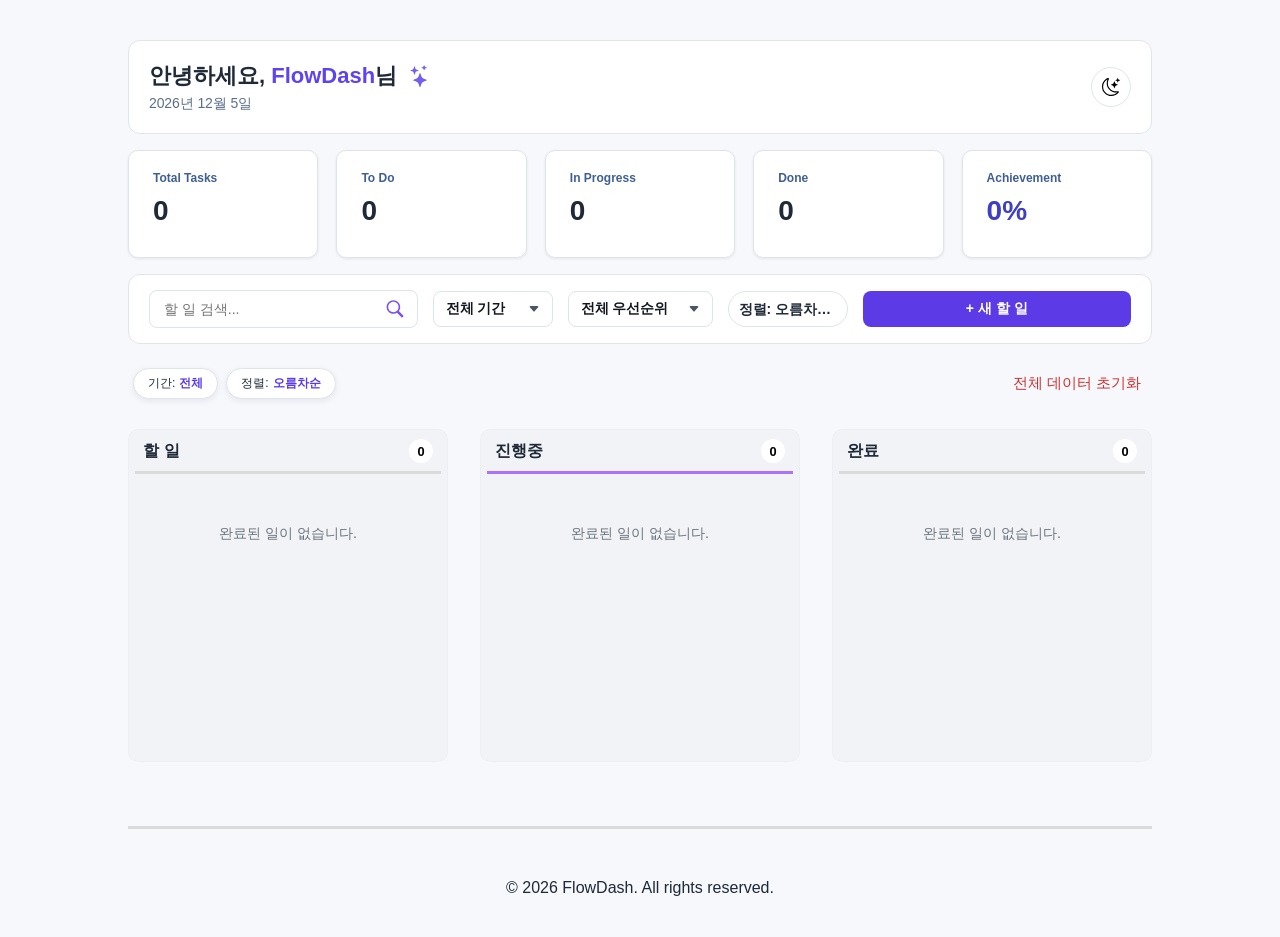
<file: index.html>
<!doctype html>
<html lang="ko">
  <head>
    <meta charset="UTF-8" />
    <meta name="viewport" content="width=device-width, initial-scale=1.0" />
    <title>FlowDash</title>
    <link rel="stylesheet" href="reset.css" />
    <link rel="stylesheet" href="base.css" />
  </head>
  <body>
    <!-- 0708 정우석 헤더작업 -->

    <div class="container">
      <div class="header">
        <div class="header-text-box">
          <h1>
            <span id="greeting-message">안녕하세요</span>
            <span id="nickname" class="nickname-display">Task</span>님
            <span id="random-icon"></span>
          </h1>
          <p id="current-date" class="header-date"></p>
        </div>
        <button
          id="theme-toggle"
          class="theme-toggle-btn"
          title="테마 변경"
          aria-label="라이트다크모드 전환"
        >
          <svg
            xmlns="http://www.w3.org/2000/svg"
            width="18"
            height="18"
            fill="currentColor"
            class="bi bi-moon-stars"
            viewBox="0 0 16 16"
          >
            <path
              d="M6 .278a.77.77 0 0 1 .08.858 7.2 7.2 0 0 0-.878 3.46c0 4.021 3.278 7.277 7.318 7.277q.792-.001 1.533-.16a.79.79 0 0 1 .81.316.73.73 0 0 1-.031.893A8.35 8.35 0 0 1 8.344 16C3.734 16 0 12.286 0 7.71 0 4.266 2.114 1.312 5.124.06A.75.75 0 0 1 6 .278M4.858 1.311A7.27 7.27 0 0 0 1.025 7.71c0 4.02 3.279 7.276 7.319 7.276a7.32 7.32 0 0 0 5.205-2.162q-.506.063-1.029.063c-4.61 0-8.343-3.714-8.343-8.29 0-1.167.242-2.278.681-3.286"
            />
            <path
              d="M10.794 3.148a.217.217 0 0 1 .412 0l.387 1.162c.173.518.579.924 1.097 1.097l1.162.387a.217.217 0 0 1 0 .412l-1.162.387a1.73 1.73 0 0 0-1.097 1.097l-.387 1.162a.217.217 0 0 1-.412 0l-.387-1.162A1.73 1.73 0 0 0 9.31 6.593l-1.162-.387a.217.217 0 0 1 0-.412l1.162-.387a1.73 1.73 0 0 0 1.097-1.097zM13.863.099a.145.145 0 0 1 .274 0l.258.774c.115.346.386.617.732.732l.774.258a.145.145 0 0 1 0 .274l-.774.258a1.16 1.16 0 0 0-.732.732l-.258.774a.145.145 0 0 1-.274 0l-.258-.774a1.16 1.16 0 0 0-.732-.732l-.774-.258a.145.145 0 0 1 0-.274l.774-.258c.346-.115.617-.386.732-.732z"
            />
          </svg>

          <svg
            xmlns="http://www.w3.org/2000/svg"
            width="16"
            height="16"
            fill="currentColor"
            class="bi bi-sun-fill"
            viewBox="0 0 16 16"
          >
            <path
              d="M8 12a4 4 0 1 0 0-8 4 4 0 0 0 0 8M8 0a.5.5 0 0 1 .5.5v2a.5.5 0 0 1-1 0v-2A.5.5 0 0 1 8 0m0 13a.5.5 0 0 1 .5.5v2a.5.5 0 0 1-1 0v-2A.5.5 0 0 1 8 13m8-5a.5.5 0 0 1-.5.5h-2a.5.5 0 0 1 0-1h2a.5.5 0 0 1 .5.5M3 8a.5.5 0 0 1-.5.5h-2a.5.5 0 0 1 0-1h2A.5.5 0 0 1 3 8m10.657-5.657a.5.5 0 0 1 0 .707l-1.414 1.415a.5.5 0 1 1-.707-.708l1.414-1.414a.5.5 0 0 1 .707 0m-9.193 9.193a.5.5 0 0 1 0 .707L3.05 13.657a.5.5 0 0 1-.707-.707l1.414-1.414a.5.5 0 0 1 .707 0m9.193 2.121a.5.5 0 0 1-.707 0l-1.414-1.414a.5.5 0 0 1 .707-.707l1.414 1.414a.5.5 0 0 1 0 .707M4.464 4.465a.5.5 0 0 1-.707 0L2.343 3.05a.5.5 0 1 1 .707-.707l1.414 1.414a.5.5 0 0 1 0 .708"
            />
          </svg>
        </button>
      </div>
      <!-- 0708 정우석 헤더작업 끝 -->
      <main>
        <!-- 0708 조민호 통계대쉬보드 작업-->
        <section class="stats-section" aria-label="Todo statistics">
          <article class="stat-card">
            <h2 class="stat-title">Total Tasks</h2>
            <p class="stat-number" id="stat-total">0</p>
          </article>

          <article class="stat-card">
            <h2 class="stat-title">To Do</h2>
            <p class="stat-number" id="stat-todo">0</p>
          </article>

          <article class="stat-card">
            <h2 class="stat-title">In Progress</h2>
            <p class="stat-number" id="stat-doing">0</p>
          </article>

          <article class="stat-card">
            <h2 class="stat-title">Done</h2>
            <p class="stat-number" id="stat-done">0</p>
          </article>

          <article class="stat-card">
            <h2 class="stat-title">Achievement</h2>
            <p class="stat-number achievement" id="stat-achievement">0%</p>
          </article>
          <!-- 0708 조민호 통계대쉬보드 작업 끝 -->
        </section>

        <!-- 0708 정현우 서치부분 시작 -->
        <!-- 0709 정현우 서치부분 (검색창 깨짐 > 수정중) -->
        <section class="search-section">
          <div class="search-div">
            <div class="search-left-group">
              <div class="search-box">
                <input
                  id="todo-search-input"
                  type="search"
                  placeholder="할 일 검색..."
                />
                <button
                  type="button"
                  class="search-btn"
                  aria-label="글자로 검색"
                >
                  <svg
                    xmlns="http://www.w3.org/2000/svg"
                    x="0px"
                    y="0px"
                    width="20"
                    height="20"
                    viewBox="0 0 50 50"
                    style="fill: #7950f2"
                  >
                    <path
                      d="M 21 3 C 11.601563 3 4 10.601563 4 20 C 4 29.398438 11.601563 37 21 37 C 24.355469 37 27.460938 36.015625 30.09375 34.34375 L 42.375 46.625 L 46.625 42.375 L 34.5 30.28125 C 36.679688 27.421875 38 23.878906 38 20 C 38 10.601563 30.398438 3 21 3 Z M 21 7 C 28.199219 7 34 12.800781 34 20 C 34 27.199219 28.199219 33 21 33 C 13.800781 33 8 27.199219 8 20 C 8 12.800781 13.800781 7 21 7 Z"
                    ></path>
                  </svg>
                </button>
              </div>
              <!-- 0711 조민호 현우님 부분 수정 작업 시작 -->
              <div class="date-div">
                <select
                  id="period-select"
                  name="date-select"
                  style="display: none"
                >
                  <option value="전체 기간" selected>전체 기간</option>
                  <option value="오늘">오늘</option>
                  <option value="최근 7일">최근 7일</option>
                </select>

                <div class="custom-dropdown" id="custom-period-dropdown">
                  <button
                    type="button"
                    class="dropdown-trigger"
                    aria-label="기간으로 검색"
                  >
                    전체 기간
                  </button>
                  <ul class="dropdown-menu">
                    <li data-value="전체 기간">전체 기간</li>
                    <li data-value="오늘">오늘</li>
                    <li data-value="최근 7일">최근 7일</li>
                  </ul>
                </div>

                <div class="custom-dropdown" id="custom-priority-dropdown">
                  <button
                    type="button"
                    class="dropdown-trigger"
                    aria-label="우선순위 선택"
                  >
                    전체 우선순위
                  </button>
                  <ul class="dropdown-menu">
                    <li data-value="전체 우선순위" class="default-option">
                      전체 우선순위
                    </li>
                    <li data-value="낮음">낮음</li>
                    <li data-value="중간">중간</li>
                    <li data-value="높음">높음</li>
                  </ul>
                </div>

                <select
                  id="priority-select"
                  name="prio-select"
                  style="display: none"
                >
                  <option value="전체 우선순위" selected>전체 우선순위</option>
                  <option value="낮음">낮음</option>
                  <option value="중간">중간</option>
                  <option value="높음">높음</option>
                </select>

                <button
                  type="button"
                  id="sort-toggle-btn"
                  class="sort-toggle-btn"
                  data-sort="asc"
                  aria-label="오름차순 내림차순 정렬"
                >
                  정렬: 오름차순 ↑
                </button>
              </div>
            </div>
            <!-- 0711 조민호 현우님 부분 수정 작업 끝 -->
            <button type="button" class="add-work">+ 새 할 일</button>
          </div>
          <!-- 0711 조민호 검색 칩 수정 작업 시작 -->
          <div class="prio-div">
            <div class="filter-chip-group">
              <button
                type="button"
                class="prio-btn"
                id="period-chip"
                aria-label="기간 선택 표시"
              >
                기간: <span id="period-chip-text">전체</span>
              </button>

              <button
                type="button"
                class="prio-btn"
                id="sort-chip"
                aria-label="오름차순 내림차순 표시"
              >
                정렬: <span id="sort-chip-text">오름차순</span>
              </button>

              <button
                type="button"
                class="search-chip is-hidden"
                id="search-chip"
                aria-label="글자로 검색 표시"
              >
                검색: <span id="search-chip-text"></span>
              </button>

              <button
                type="button"
                class="prio-btn is-hidden"
                id="priority-chip"
                aria-label="우선순위 표시"
              >
                우선순위: <span id="priority-chip-text"></span>
              </button>
            </div>

            <button
              type="button"
              class="all-data-reset"
              aria-label="전체 데이터 초기화 버튼"
            >
              전체 데이터 초기화
            </button>
          </div>
          <!-- 0711 조민호 검색 칩 수정 작업 끝 -->
          <dialog class="new-dial">
            <form method="dialog" class="add-dial">
              <h2>새 할 일</h2>
              <span id="title-error" class="title-error-msg"
                >내용을 입력하세요</span
              >
              <div class="title-dial">
                <label for="title-name">제목*</label>
                <input
                  id="title-input-msg"
                  class="title-input"
                  type="text"
                  placeholder="할 일을 입력하세요..."
                />
              </div>

              <div class="text-dial">
                <label for="content-msg">내용</label>
                <input
                  id="content-input-msg"
                  class="content-input"
                  type="text"
                  placeholder="내용을 입력하세요..."
                />
              </div>

              <div class="date-dial">
                <label for="finish-date">마감일</label>
                <input id="date-input-msg" class="date-input" type="date" />
              </div>

              <div class="prio-dial">
                <label for="rank">우선순위</label>
                <div class="radio-group">
                  <input
                    type="radio"
                    id="prio-high"
                    name="priority"
                    value="높음"
                  />
                  <label for="prio-high" class="label-high">높음</label>

                  <input
                    type="radio"
                    id="prio-mid"
                    name="priority"
                    value="중간"
                  />
                  <label for="prio-mid" class="label-mid">중간</label>
                  <input
                    type="radio"
                    id="prio-low"
                    name="priority"
                    value="낮음"
                    checked
                  />
                  <label for="prio-low" class="label-low">낮음</label>
                </div>
              </div>

              <div class="status-dial">
                <label for="current-status">상태</label>
                <select>
                  <option>할 일</option>
                  <option>진행중</option>
                  <option>완료</option>
                </select>
              </div>

              <div class="dial-btn">
                <button
                  type="button"
                  class="dial-cancle-btn"
                  aria-label="취소 버튼"
                >
                  취소
                </button>
                <button
                  type="submit"
                  class="dial-add-btn"
                  aria-label="추가하기 버튼"
                >
                  추가하기
                </button>
              </div>
            </form>
          </dialog>
          <!-- 0714 조민호 삭제 확인 문구 시작 -->
          <dialog class="delete-dial">
            <div class="delete-dial-box">
              <h2 id="delete-modal-title">할 일 삭제</h2>
              <p id="delete-modal-message">
                이 할 일을 정말로 삭제하시겠습니까?<br />
                삭제한 할 일은 복구할 수 없습니다.
              </p>
              <div class="delete-dial-btn">
                <button
                  type="button"
                  class="delete-cancel-btn"
                  aria-label="취소 버튼"
                >
                  취소
                </button>
                <button
                  type="button"
                  class="delete-confirm-btn"
                  aria-label="삭제 버튼"
                >
                  삭제
                </button>
              </div>
            </div>
          </dialog>
          <!-- 0714 조민호 삭제 확인 문구 끝 -->
        </section>
        <!-- 0708 정현우 서치부분 끝-->
        <!-- 0709 정현우 서치부분 (검색창 깨짐 > 수정중) -->

        <!--07/08 최우원 시작-->
        <section class="todo_section">
          <div class="todo-list">
            <h3 class="title">
              할 일
              <span class="todo-count">0</span>
            </h3>
            <div class="todo-items"></div>
            <p class="hidden-message">완료된 일이 없습니다.</p>
          </div>
          <div class="in-progress-list">
            <h3 class="title">
              진행중
              <span class="in-progress-count">0</span>
            </h3>
            <div class="in-progress-items"></div>
            <p class="hidden-message">완료된 일이 없습니다.</p>
          </div>
          <div class="done-list">
            <h3 class="title">
              완료
              <span class="done-count">0</span>
            </h3>
            <div class="done-items"></div>
            <p class="hidden-message">완료된 일이 없습니다.</p>
          </div>
        </section>
      </main>
      <footer>&copy; 2026 FlowDash. All rights reserved.</footer>
      <!--07/08 최우원 끝-->
    </div>

    <!--07/10 최우원 시작-->
    <template class="todo-template">
      <article class="todo-card">
        <div class="todo-card_header">
          <span class="todo-card__priority"></span>
          <span class="todo_card_delete">X</span>
        </div>

        <h5 class="todo-card__title-text"></h5>

        <p class="todo-card__content-text"></p>

        <div class="todo-card__info">
          <span class="todo-card__date">
            <span class="todo-card__icon">📅</span>
            <span class="todo-card__date-text"></span>
            <span class="todo-card__time"></span>
          </span>
        </div>
        <div class="todo-card__modify hidden">
          <span class="todo-card__modify-icon">✏️</span>
          <span class="todo-card__modify-date-text"></span>
          <span class="todo-card__modify-time"></span>
        </div>
      </article>
    </template>
    <!--07/10 최우원 끝-->

    <script defer src="app.js"></script>
    <script defer src="nickName.js"></script>
    <script defer src="arrayFilter.js"></script>
    <script defer src="dropDown.js"></script>
  </body>
</html>
</file>
<file: base.css>
@font-face {
  font-family: "Noto Sans KR";
  src: url("/fonts/NotoSansKR-Regular.woff2") format("woff2");
  font-weight: normal;
  font-style: normal;
  font-display: swap;
}

body {
  margin: 0;
  font-family: "PretendardVariable", Arial, sans-serif;
  font-family: Arial, sans-serif;
  background-color: #f6f8fc;
  color: #1f2937;
  transition:
    background-color 0.3s ease,
    color 0.3s ease;
}

.add-willchange {
  will-change: transform;
}

/* 0708 정우석*/
.container {
  max-width: 1200px;
  width: 80%;
  margin: 40px auto;
}

.header {
  display: flex;
  justify-content: space-between;
  align-items: center;
  background-color: #fff;
  padding: 20px;
  border-radius: 12px;
  border: 1px solid #e0e5eb;
}

.header-text-box h1 {
  margin-top: 0;
  margin-bottom: 4px;
  font-size: 22px;
}

.header-date {
  color: #5c6f8a;
  font-weight: 400;
  font-size: 14px;
  margin: 0;
  letter-spacing: -0.1px;
}

.nickname-display {
  color: #5f42f0;
  font-weight: bold;
}

.theme-toggle-btn {
  background: none;
  border: 1px solid #e0e5eb;
  border-radius: 50%;
  width: 40px;
  height: 40px;
  font-size: 20px;
  display: flex;
  align-items: center;
  justify-content: center;
  cursor: pointer;
}

.theme-toggle-btn:hover {
  background-color: #e0e5eb;
  border-color: #5f42f0;
  color: #5f42f0;
}
/* 0708 정우석 헤더 작업 끝*/

/* 0711 정우석 다크모드 추가 */

.theme-toggle-btn .bi-sun-fill,
.theme-toggle-btn .bi-moon-stars {
  display: none;
}

body:not(.dark) .theme-toggle-btn .bi-moon-stars {
  display: block;
}

body.dark .theme-toggle-btn .bi-sun-fill {
  display: block;
}

/* 0714 정우석 우선순위 커스텀 드롭다운 다크모드 시작*/
body.dark #custom-priority-dropdown .dropdown-trigger,
body.dark #custom-priority-dropdown .dropdown-menu {
  background-color: #171d26;
  border-color: #263140;
  color: #f1f5f9;
}

body.dark #custom-priority-dropdown .dropdown-menu li {
  color: #f1f5f9;
  transition:
    background-color 0.2s ease,
    color 0.2s ease;
}

body.dark #custom-priority-dropdown .dropdown-menu li:hover {
  background-color: #242f3e;
  color: #765eed;
}

/* 0710 정우석 닉네임 편집 작업 시작 */
.nickname-display {
  cursor: pointer;
  padding: 0;
  border-bottom: 2px solid transparent;
  transition: background-color 0.2s;
}

.nickname-display:hover {
  border-color: #5f42f0;
}

.nickname-input {
  font-size: 1em;
  font-weight: bold;
  color: #5f32f0;
  border: 1px solid #1a56db;
  border-radius: 0.2em;
  outline: none;
  padding: 0 0.2em;
  margin: 0;
  background-color: #f6f6fc;
  box-sizing: border-box;
}
/* 0710 정우석 닉네임 편집 작업 끝 */

/* 0708 조민호 통계대쉬보드 작업*/

.stats-section {
  display: grid;
  grid-template-columns: repeat(5, 1fr);
  gap: 18px;
  padding: 16px 0;
}

.stat-card {
  height: 12vh;
  padding: 20px 24px;
  background-color: #ffffff;
  border: 1px solid #dfe4ec;
  border-radius: 10px;
  box-shadow: 0 1px 3px rgba(15, 23, 42, 0.08);
}

.stat-card:hover {
  transform: translateY(-1px);
  box-shadow: 0 8px 18px rgba(15, 23, 42, 0.14);
  border-color: #c9d3e3;
}

.stat-title {
  margin: 0 0 12px;
  font-size: 12px;
  font-weight: 600;
  color: #3f5f93;
}

.stat-number {
  margin: 0;
  font-size: 28px;
  font-weight: 800;
  line-height: 1;
  color: #1f2937;
}

.stat-number.achievement {
  color: #3f3fc4;
}

@media (min-width: 320px) and (max-width: 768px) {
  .stats-section {
    grid-template-columns: repeat(2, 1fr);
    padding: 12px 0 12px;
    gap: 12px;
  }

  .stat-card {
    padding: 18px 20px;
  }
}

@media (min-width: 768px) and (max-width: 1199px) {
  .stats-section {
    grid-template-columns: repeat(3, 1fr);
  }

  .stat-card:last-child {
    grid-column: span 1;
  }
}

@media (min-width: 1200px) {
  .stats-section {
    grid-template-columns: repeat(5, 1fr);
  }
}

/* 0708 조민호 통계대쉬보드 작업 끝*/

/* 0708 정현우 css 시작 */
/* 0709 정현우 @media 쿼리추가 */
/* 0711 새할일창 css 추가 */
.search-section {
  width: 100%;
  margin-bottom: 30px;
}

.search-div {
  display: flex;
  align-items: center;
  justify-content: space-between;
  background-color: #ffffff;
  padding: 15px 20px;
  border-radius: 12px;
  border: 1px solid #e0e5eb;
  gap: 15px;
  width: 100%;
  box-sizing: border-box;
  margin-bottom: 24px;
}

.search-left-group {
  display: flex;
  align-items: center;
  gap: 15px;
  flex: 1.2;
}

.search-box {
  display: flex;
  align-items: center;
  border: 1px solid #dfe4ec;
  border-radius: 8px;
  padding: 8px 12px;
  background-color: #ffffff;
  flex: 1;
}

.search-box input[type="search"] {
  border: 0;
  font-size: 14px;
  color: #1f2937;
  width: 100%;
  outline: none;
  background: transparent;
}

.search-btn {
  background: none;
  border: none;
  cursor: pointer;
  font-size: 14px;
  padding: 0;
  display: flex;
  align-items: center;
  justify-content: center;
}

.date-div {
  display: flex;
  align-items: center;
  gap: 12px;
}

.date-div select {
  padding: 8px 12px;
  border: 1px solid #dfe4ec;
  border-radius: 8px;
  font-size: 14px;
  color: #1f2937;
  outline: none;
  background-color: #ffffff;
  cursor: pointer;
  width: auto;
  min-width: 120px;
  font-weight: 600;
}

.add-work {
  background-color: #5c3be6;
  color: #ffffff;
  border: none;
  border-radius: 8px;
  padding: 12px 30px;
  font-size: 14px;
  font-weight: 600;
  cursor: pointer;
  flex: 0.3;
  display: flex;
  align-items: center;
  justify-content: center;
  height: 35px;
}

.prio-div {
  display: flex;
  align-items: center;
  justify-content: space-between;
  gap: 12px;
  margin-top: 15px;
  padding: 0 5px;
}

.prio-btn,
.search-chip {
  display: inline-flex;
  align-items: center;
  gap: 4px;
  background-color: #ffffff;
  border: 1px solid #dfe4ec;
  border-radius: 20px;
  padding: 6px 14px;
  font-size: 12px;
  color: #1f2937;
  cursor: default;
  box-shadow: 0 2px 6px rgba(15, 23, 42, 0.08);
}

dialog.new-dial {
  border: 1px solid #e0e5eb;
  border-radius: 12px;
  box-shadow: 0 4px 16px rgba(0, 0, 0, 0.08);
  padding: 24px;
  width: 100%;
  max-width: 400px;
  background-color: #ffffff;
}

dialog.new-dial::backdrop {
  background-color: rgba(0, 0, 0, 0.3);
}

.add-dial {
  display: flex;
  flex-direction: column;
  gap: 16px;
}

.add-dial h2 {
  margin: 0 0 4px 0;
  font-size: 20px;
  font-weight: bold;
  color: #1f2937;
}

.title-dial,
.text-dial,
.date-dial,
.prio-dial,
.status-dial {
  display: flex;
  flex-direction: column;
  gap: 8px;
}

.add-dial label {
  font-size: 14px;
  font-weight: 600;
  color: #4b5563;
}

.add-dial input[type="text"],
.add-dial input[type="date"],
.add-dial select {
  width: 100%;
  box-sizing: border-box;
  padding: 12px 14px;
  border: 1px solid #dfe4ec;
  border-radius: 10px;
  font-size: 14px;
  color: #1f2937;
  background-color: #ffffff;
  outline: none;
  appearance: none;
}

.status-dial {
  position: relative;
}

.status-dial select {
  background-image: url("data:image/svg+xml,%3Csvg xmlns='http://www.w3.org/2000/svg' width='12' height='12' fill='%234b5563' viewBox='0 0 16 16'%3E%3Cpath d='M7.247 11.14 2.451 5.658C1.885 5.013 2.345 4 3.204 4h9.592a1 1 0 0 1 .753 1.659l-4.796 5.48a1 1 0 0 1-1.506 0z'/%3E%3C/svg%3E");
  background-repeat: no-repeat;
  background-position: calc(100% - 14px) center;
  padding-right: 40px;
}

.radio-group label {
  flex: 1;
  text-align: center;
  padding: 10px 0;
  border: 1px solid #dfe4ec;
  border-radius: 20px;
  font-size: 14px;
  cursor: pointer;
  background-color: #ffffff;
  transition: all 0.2s ease;
}

.radio-group .label-high {
  color: #dc2626;
  border-color: #fca5a5;
}
.radio-group .label-mid {
  color: #d97706;
  border-color: #fcd34d;
}
.radio-group .label-low {
  color: #059669;
  border-color: #6ee7b7;
}

.radio-group input[id="prio-high"]:checked + label {
  background-color: #dc2626;
  color: #ffffff;
  border-color: #dc2626;
}
.radio-group input[id="prio-mid"]:checked + label {
  background-color: #d97706;
  color: #ffffff;
  border-color: #d97706;
}
.radio-group input[id="prio-low"]:checked + label {
  background-color: #059669;
  color: #ffffff;
  border-color: #059669;
}

dialog.new-dial::backdrop {
  background-color: rgba(0, 0, 0, 0.4);
}

.add-dial textarea {
  resize: none;
  height: 70px;
}

.radio-group,
.dial-check {
  display: flex;
  gap: 8px;
}

.radio-group input[type="radio"],
.dial-check input[type="radio"] {
  display: none;
}

.radio-group label,
.dial-check label {
  flex: 1;
  text-align: center;
  padding: 10px 0;
  border: 1px solid #dfe4ec;
  border-radius: 8px;
  font-size: 14px;
  color: #4b5563;
  background-color: #ffffff;
  cursor: pointer;
}

.radio-group input[type="radio"]:checked + label,
.dial-check input[type="radio"]:checked + label {
  background-color: #7950f2;
  color: #ffffff;
  border-color: #7950f2;
}

.dial-btn {
  display: flex;
  justify-content: center;
  gap: 12px;
  margin-top: 10px;
}

.dial-cancle-btn,
.dial-add-btn {
  padding: 10px 16px;
  border-radius: 8px;
  font-size: 14px;
  font-weight: 600;
  cursor: pointer;
}

.dial-cancle-btn {
  background-color: #f3f4f6;
  border: 1px solid #e5e7eb;
  color: #4b5563;
}

.dial-add-btn {
  background-color: #7950f2;
  border: 1px solid #7950f2;
  color: #ffffff;
}

.error-msg {
  color: #ef4444;
}

.title-error-msg {
  color: #ff4d4f;
  font-size: 13px;
  font-weight: bold;
  margin-bottom: 2px;
}

@media (max-width: 768px) {
  .search-div {
    flex-direction: column;
    align-items: stretch;
    margin-bottom: 24px;
    gap: 15px;
  }

  .search-left-group {
    flex-direction: column;
    align-items: stretch;
    gap: 12px;
  }

  .date-div {
    flex-direction: column;
    align-items: stretch;
    gap: 8px;
  }

  .search-box {
    width: 100%;
  }

  .add-work {
    width: 100%;
    margin-left: 0;
  }
}

@media (max-width: 480px) {
  .header-text-box h1 {
    font-size: clamp(12px, calc(6.25vw - 8px), 22px);
  }

  #random-icon svg {
    width: clamp(14px, calc(5vw - 2px), 22px);
    height: clamp(14px, calc(5vw - 2px), 22px);
  }

  .search-div {
    display: flex;
    flex-direction: column;
    padding: 12px;
    gap: 12px;
  }

  .search-left-group {
    display: flex;
    flex-direction: column;
    width: 100%;
    gap: 8px;
  }

  .search-box,
  .date-div,
  .add-work {
    width: 100%;
  }

  dialog.new-dial {
    width: calc(100% - 40px);
    max-width: 330px;
    padding: 16px;
    box-sizing: border-box;
  }

  dialog.delete-dial {
    width: calc(100% - 40px);
    max-width: 330px;
    padding: 18px;
    box-sizing: border-box;
  }
}

@media (min-width: 480px) and (max-width: 768px) {
  .search-div {
    display: flex;
    flex-wrap: wrap;
    padding: 12px;
    gap: 12px;
  }
}

@media (min-width: 768px) and (max-width: 1199px) {
  .search-div {
    display: flex;
    flex-direction: row;
    justify-content: space-between;
    align-items: center;
    padding: 12px;
    gap: 12px;
  }

  .search-left-group {
    display: flex;
    flex-direction: row;
    align-items: center;
    gap: 12px;
    flex: 1;
  }
}

@media (max-width: 360px) {
  dialog.new-dial,
  dialog.delete-dial {
    width: calc(100% - 32px);
    max-width: 290px;
  }
}

.search-section .search-box:focus-within {
  border-color: #5c3be6;
  box-shadow: 0 0 0 1px #5c3be6;
}

body .custom-dropdown.is-active .dropdown-trigger,
body.dark .custom-dropdown.is-active .dropdown-trigger,
body.khaki .custom-dropdown.is-active .dropdown-trigger {
  border: 2px solid #5c3be6;
  padding-top: 7px;
  padding-bottom: 7px;
}

.add-dial input[type="text"]:focus,
.add-dial select:focus {
  border: 2px solid #5c3be6;
  outline: none;
  padding-top: 11px;
  padding-bottom: 11px;
}

.add-dial textarea:focus {
  padding-top: 9px;
  padding-bottom: 9px;
}

.add-dial .custom-dropdown.is-active .dropdown-trigger {
  border: 2px solid #5c3be6;
  padding-top: 9px;
  padding-bottom: 9px;
}

body.dark .add-dial .dropdown-menu {
  background-color: #171d26;
  border-color: #2b3547;
  color: #f1f5f9;
}

body.dark .add-dial .dropdown-menu li:hover {
  background-color: #1f2733;
  color: #7950f2;
}

.add-dial .dropdown-menu li:hover {
  background-color: #f3f4f6;
  color: #5c3be6;
}

/* 0708 정현우 css 끝 */
/* 0709 정현우 @media 쿼리추가 */
/* 0711 새할일창 css 추가 */

/* 07/10 최우원 작업 시작 */

.todo-card {
  background: #f6f7f9;
  border: 1px solid #e0e5eb;
  box-shadow: 0 0 5px #6c6c6c;
  transition: box-shadow 0.2s ease;
  border-radius: 8px;
  padding: 12px;
  margin-top: 10px;
  cursor: pointer;
}

.todo-card:hover {
  box-shadow: 0 0 8px #7a68fc;
  transform: translateY(-1px);
  will-change: transform;
}

.todo-card:hover .todo_card_delete {
  opacity: 1;
  pointer-events: auto;
}

.todo-card__title-text {
  margin-top: 6px;
  margin-bottom: 0;
  font-size: 15px;
  font-weight: bold;
}

@media (max-width: 768px) {
  .todo-card {
    padding: 5px;
  }
  .todo-card__title-text {
    margin: 0;
  }
}

/* 7/13 새벽, 완료된 할일 배경색 및 폰트 색상 변경 시작*/

.todo-card-deletebackgroundcolor {
  background-color: #f6f7f9;
}

.todo-card__title-deleteline {
  text-decoration: line-through;
  color: #838383;
}

.todo-card-deletebackgroundcolor .todo-card__content-text,
.todo-card-deletebackgroundcolor .todo-card__icon,
.todo-card-deletebackgroundcolor .todo-card__date-text,
.todo-card-deletebackgroundcolor .todo-card__time,
.todo-card-deletebackgroundcolor .todo-card__modify-icon,
.todo-card-deletebackgroundcolor .todo-card__modify-date-text,
.todo-card-deletebackgroundcolor .todo-card__modify-time {
  color: #838383;
}

/* 7/13 새벽, 완료된 할일 배경색 및 폰트 색상 변경 끝*/

.todo-card_header {
  display: flex;
  justify-content: space-between;
}

.todo_card_delete {
  display: flex;
  justify-content: center;
  align-items: center;
  font-size: 13px;
  border-radius: 50%;
  background-color: #6c757d;
  color: white;
  width: 20px;
  height: 20px;
  font-size: 0.7rem;
  opacity: 0;
  pointer-events: none;
  transition: opacity 0.1s;
}

.todo-card__content-text {
  margin-bottom: 6px;
  font-size: 10px;
}

@media (max-width: 768px) {
  .todo-card__content-text {
    margin-bottom: 2px;
  }
}

.todo-card__info {
  display: flex;
  justify-content: space-between;
  font-size: 12px;
}

/* 07/12 최우원 추가 및 수정 */

.todo-card__priority {
  font-weight: bold;
  font-size: 12px;
  margin: 3px 0;
}

.todo-card__priority_low {
  color: #17c200;
  background-color: #e6ffe2;
}

.todo-card__priority_medium {
  color: #ff8d02;
  background-color: #fff9a3;
}

.todo-card__priority_high {
  color: #ff2121;
  background-color: #ffc6c6;
}

/* 07/12 최우원 추가 및 수정 */
/* 07/10 최우원 작업 끝 */

/* 7/13 수정시간 추가 */
.todo-card__modify-icon {
  font-size: 11px;
}

.todo-card__modify {
  display: flex;
  justify-content: start;
  gap: 4px;
  font-size: 12px;
}

.todo-card__modify.hidden {
  display: none;
}
/* 7/13 수정시간 추가 */

/* 07/08 최우원 작업 시작 */

.todo_section {
  display: flex;
  flex-wrap: nowrap;
  justify-content: space-between;
  gap: 2rem;
  margin-bottom: 4rem;
}

.todo-list,
.in-progress-list,
.done-list {
  width: 40%;
  min-height: 333px;
  height: auto;
  border: 1px solid rgba(0, 0, 0, 0.02);
  display: flex;
  flex-wrap: nowrap;
  flex-direction: column;
  background-color: rgba(0, 0, 0, 0.02);
  border-radius: 10px;
  padding: 0.5vw;
}

.title {
  display: flex;
  justify-content: space-between;
  align-items: center;
  border-bottom: 3px solid #dbdbdb;
  padding: 0 0.6vw 0.6vw;
  margin-top: 3px;
  margin-bottom: 0;
}

.in-progress-list .title {
  border-bottom: 3px solid #ab72fb;
}

h3 {
  font-size: 1rem;
}

.todo-count,
.in-progress-count,
.done-count {
  width: 24px;
  height: 24px;
  display: flex;
  justify-content: center;
  align-items: center;
  border-radius: 50%;
  background-color: #6c757d;
  color: white;
  font-size: 0.8rem;
}

footer {
  display: flex;
  justify-content: center;
  border-top: 3px solid #dbdbdb;
  padding-top: 50px;
}

/* 07/08 최우원 작업 끝 */

/* 07/09 최우원 작업 시작 */

@media (max-width: 768px) {
  .todo_section {
    flex-direction: column;
    align-items: center;
    height: auto;
  }

  .todo-list,
  .in-progress-list,
  .done-list {
    width: 100%;
    min-height: 322px;
  }
}

/* 07/09 최우원 작업 끝 */

/* 07/10 최우원 작업 시작 */

.hidden-message {
  text-align: center;
  color: #6c757d;
  font-size: 0.9rem;
  margin-top: 50px;
}

.hidden-message.hidden {
  display: none;
}
/* 07/10 최우원 작업 끝 */
/* 0710 조민호 검색 칩 시작 */
/* 검색어 부분 강조 */
.search-chip #search-chip-text {
  color: #5c3be6;
  font-weight: 700;
}

.search-chip.is-hidden {
  display: none;
}

/* 0710 조민호 검색 칩 끝 */

/* 0711 정우석 다크모드 추가 */
body.dark {
  background-color: #131820;
  color: #f1f5f9;
}

body.dark .header,
body.dark .stat-card,
body.dark .search-div {
  background-color: #171d26;
  border-color: #263140;
  color: #f1f5f9;
}

body.dark .stat-number,
body.dark .stat-title {
  color: #f1f5f9;
}

body.dark .todo-list,
body.dark .in-progress-list,
body.dark .done-list {
  background-color: rgba(0, 0, 0, 0.02);
  border-color: #2b3547;
}
body.dark .title {
  border-bottom-color: #242f3e;
  color: #f1f5f9;
}

body.dark .todo-card {
  background-color: #1f2733;
  border-color: #263140;
  color: #f1f5f9;
}
body.dark .todo-card__title-text {
  color: #f1f5f9;
}
body.dark .todo-card__content-text,
body.dark .todo-card__date-text,
body.dark .todo-card__modify-date-text,
body.dark .todo-card__modify-time,
body.dark .todo-card__info span {
  color: #94a3b8;
}
body.dark .prio-btn,
body.dark .search-chip {
  background-color: #1b2330;
  border-color: #2b3547;
  color: #765eed;
}
body.dark .search-box,
body.dark .date-div select {
  background-color: #131820;
  border-color: #2b3547;
  color: #f1f5f9;
}
body.dark .search-box input[type="search"] {
  color: #f1f5f9;
}

body.dark .theme-toggle-btn {
  background-color: transparent;
  border-color: #765eed;
  color: #765eed;
}
body.dark .theme-toggle-btn:hover {
  background-color: #2b3547;
  border-color: #765eed;
  color: #765eed;
}

body.dark #custom-period-dropdown .dropdown-trigger,
body.dark #custom-period-dropdown .dropdown-menu {
  background-color: #171d26;
  border-color: #263140;
  color: #f1f5f9;
}

body.dark #custom-period-dropdown .dropdown-menu li {
  color: #f1f5f9;
  transition:
    background-color 0.2s ease,
    color 0.2s ease;
}

body.dark #custom-period-dropdown .dropdown-menu li:hover {
  background-color: #242f3e;
  color: #765eed;
}

body.dark #custom-priority-dropdown.is-active .dropdown-trigger,
body.dark #custom-period-dropdown.is-active .dropdown-trigger {
  border: 2px solid #5c3be6;
}

/* 0711 정우석 다크모드 작업 끝 */

/* 0711 조민호 필터 칩 개선 작업 시작 */
.filter-chip-group {
  display: flex;
  align-items: center;
  flex-wrap: wrap;
  gap: 8px;
}

.search-chip span,
#period-chip-text,
#sort-chip-text,
#priority-chip-text {
  color: #5c3be6;
  font-weight: 700;
}

.is-hidden {
  display: none;
}

.all-data-reset {
  margin-left: auto;
  background: none;
  border: none;
  color: #cc3333;
  font-size: 15px;
  font-weight: 500;
}

.all-data-reset:hover {
  opacity: 1;
  pointer-events: auto;
  background-color: #ece3e3;
  cursor: pointer;
  will-change: transform;
}

body.dark .all-data-reset:hover {
  opacity: 1;
  pointer-events: auto;
  background-color: #9d9a9a;
  cursor: pointer;
  will-change: transform;
}

@media (max-width: 768px) {
  .prio-div {
    align-items: flex-start;
    flex-direction: column;
    gap: 10px;
  }

  .filter-chip-group {
    width: 100%;
  }

  .all-data-reset {
    margin-left: 0;
  }
}
/* 0711 조민호 필터 칩 개선 작업 끝 */

/* 0712 정우석 테마 추가 (라이트 모드) */

:root {
  --main-bg: #f6f8fc;
  --main-text: #1f2937;
  --text-muted: #5c6f8a;

  --box-bg: #fff;
  --box-border: #e0e5eb;

  --card-bg: #fff;
  --card-border: #dfe4ec;
  --card-text-muted: #6c757d;

  --list-bg: #b6b6b6;
  --list-border: #000;

  --input-bg: #fff;
  --btn-piro-bg: #fff;

  --point-purple: #5f42f0;
  --point-purpple-dark: #5c3bed;
  --point-purple-light: #765eed;
}

/* 0712 정우석 테마 추가 (다크 모드) */

body.dark {
  --main-bg: #131820;
  --main-text: #f1f5f9;
  --text-muted: #f1f5f9;

  --box-bg: #1e2533;
  --box-border: #2b3547;

  --card-bg: #1f2733;
  --card-border: #263140;
  --card-text-muted: #94a3b8;

  --List-bg: #1e2533;
  --List-border: #2b3547;

  --input-bg: #131820;
  --btn-prio-bg: #1b2330;
}

/* 0712 정우석 테마 추가 (카키색) */

body.khaki {
  --main-bg: #f4f5f0;
  --main-text: #2b3014;
  --text-muted: #596139;

  --box-bg: #e2e4d5;
  --box-border: #c0c4ac;

  --card-bg: #fff;
  --card-border: #d1d5c2;
  --card-text-mueted: #737c51;

  --List-bg: #d5d8c5;
  --List-border: #a4a890;

  --input-bg: #f4f5f0;
  --btn-prio-bg: #ebede2;

  --point-purple: #6b7844;
  --point-purple-dark: #4b5320;
  --point-purple-light: #8a9a86;
}
body,
.header,
.stat-card,
.search-div,
.search-box,
.date-div select,
.sort-toggle-btn,
.todo-list,
.in-progress-list,
.done-list,
.title,
.todo-card,
.todo-card__title-text,
.todo-card__content-text,
.prio-btn,
.search-chip,
.theme-toggle-btn,
.dropdown-trigger,
.all-data-reset:hover {
  transition:
    background-color 0.3s ease,
    color 0.3s ease,
    border-color 0.3s ease,
    box-shadow 0.3s ease;
}
/* 0712 조민호 정렬 토글 버튼 시작 */
.sort-toggle-btn {
  padding: 7px 10px;
  border: 1px solid #dfe4ec;
  border-radius: 20px;
  font-size: 14px;
  color: #1f2937;
  outline: none;
  background-color: #ffffff;
  cursor: pointer;
  width: auto;
  min-width: 120px;
  font-weight: 600;
  height: 36px;
  box-sizing: border-box;
  line-height: 1;
  font-family: inherit;
  box-shadow: none;
  appearance: none;
}

.sort-toggle-btn:hover {
  border: 2px solid #5c3be6;
  outline: none;
  padding-top: 6px;
  padding-bottom: 6px;
}
/* 0712 조민호 정렬 토글 버튼 끝 */

/* 0713 조민호 정렬 토글 버튼 다크모드 시작 */
body.dark .sort-toggle-btn {
  background-color: #171d26;
  border-color: #2b3547;
  color: #f1f5f9;
}

body.dark .sort-toggle-btn:hover {
  background-color: #171d26;
  border: 2px solid #5c3be6;
  color: #f1f5f9;
  outline: none;
  padding-top: 6px;
  padding-bottom: 6px;
}
/* 0713 조민호 정렬 토글 버튼 다크모드 끝 */

body,
button,
input,
select,
textarea {
  font-family: "PretendardVariable", Arial, sans-serif;
}

/* 0714 조민호 새 할 일 모달 다크모드 시작 */
body.dark dialog.new-dial {
  background-color: #171d26;
  border-color: #2b3547;
  color: #f1f5f9;
}

body.dark .add-dial h2,
body.dark .add-dial label {
  color: #f1f5f9;
}

body.dark .add-dial input[type="text"],
body.dark .add-dial input[type="date"],
body.dark .add-dial select,
body.dark .add-dial textarea {
  background-color: #131820;
  border-color: #2b3547;
  color: #f1f5f9;
}

body.dark .add-dial input::placeholder,
body.dark .add-dial textarea::placeholder {
  color: #64748b;
}

body.dark .radio-group label,
body.dark .dial-check label {
  background-color: #131820;
  border-color: #2b3547;
  color: #f1f5f9;
}

body.dark .dial-cancle-btn {
  background-color: #1f2733;
  border: 1px solid #2b3547;
  color: #f1f5f9;
}

body.dark .dial-add-btn {
  background-color: #7950f2;
  border: 1px solid #7950f2;
  color: #ffffff;
}

body.dark dialog.new-dial::backdrop {
  background-color: rgba(0, 0, 0, 0.65);
}

body.dark .add-dial input[type="date"] {
  color-scheme: dark;
}
/* 0714 조민호 새 할 일 모달 다크모드 끝 */

/* 0714 조민호 새 할 일 우선순위 버튼 다크모드 시작 */
body.dark .radio-group .label-high {
  color: #ff6b6b;
  border-color: #ff6b6b;
  background-color: #131820;
}

body.dark .radio-group .label-mid {
  color: #f59e0b;
  border-color: #f59e0b;
  background-color: #131820;
}

body.dark .radio-group .label-low {
  color: #22c55e;
  border-color: #22c55e;
  background-color: #131820;
}

body.dark #prio-high:checked + .label-high {
  background-color: #dc2626;
  border-color: #dc2626;
  color: #ffffff;
}

body.dark #prio-mid:checked + .label-mid {
  background-color: #d97706;
  border-color: #d97706;
  color: #ffffff;
}

body.dark #prio-low:checked + .label-low {
  background-color: #16a34a;
  border-color: #16a34a;
  color: #ffffff;
}
/* 0714 조민호 새 할 일 우선순위 버튼 다크모드 끝 */

/* 0714 조민호 새 할 일 우선순위 버튼 라이트모드 선택 색상 시작 */
body:not(.dark) #prio-high:checked + .label-high {
  background-color: #ff6b6b;
  border-color: #ff6b6b;
  color: #ffffff;
}

body:not(.dark) #prio-mid:checked + .label-mid {
  background-color: #f59e0b;
  border-color: #f59e0b;
  color: #ffffff;
}

body:not(.dark) #prio-low:checked + .label-low {
  background-color: #22c55e;
  border-color: #22c55e;
  color: #ffffff;
}
/* 0714 조민호 새 할 일 우선순위 버튼 라이트모드 선택 색상 끝 */
/* 0714 조민호 푸터 다크모드 시작 */
body.dark footer {
  border-top-color: #263140;
  color: #abb1ba;
}
/* 0714 조민호 푸터 다크모드 끝 */
/* 0714 조민호 보드 카운트 라이트모드 색상 시작 */
body:not(.dark) .todo-count,
body:not(.dark) .in-progress-count,
body:not(.dark) .done-count {
  background-color: #ffffff;
  color: #000000;
}
/* 0714 조민호 보드 카운트 라이트모드 색상 끝 */

/* 0714 조민호 삭제 확인 문구 시작 */
dialog.delete-dial {
  border: 1px solid #e0e5eb;
  border-radius: 16px;
  padding: 28px;
  width: 100%;
  max-width: 420px;
  background-color: #ffffff;
  box-shadow: 0 10px 25px rgba(0, 0, 0, 0.12);
}

dialog.delete-dial::backdrop {
  background-color: rgba(0, 0, 0, 0.45);
  backdrop-filter: blur(4px);
}

.delete-dial-box h2 {
  margin: 0 0 20px;
  font-size: 22px;
  font-weight: 800;
  color: #1f2937;
}

.delete-dial-box p {
  margin: 0;
  font-size: 14px;
  line-height: 1.6;
  color: #4b5563;
}

.delete-dial-btn {
  display: flex;
  justify-content: flex-end;
  gap: 12px;
  margin-top: 60px;
}

.delete-cancel-btn,
.delete-confirm-btn {
  padding: 10px 16px;
  border-radius: 8px;
  font-size: 14px;
  font-weight: 700;
  cursor: pointer;
}

.delete-cancel-btn {
  background-color: transparent;
  border: none;
  color: #4b5563;
}

.delete-confirm-btn {
  background-color: #ffffff;
  border: 1px solid #f3c6c6;
  color: #dc2626;
}

/* 삭제 확인 문구 다크모드 */
body.dark dialog.delete-dial {
  background-color: #171d26;
  border-color: #2b3547;
  color: #f1f5f9;
}

body.dark .delete-dial-box h2 {
  color: #f1f5f9;
}

body.dark .delete-dial-box p {
  color: #cbd5e1;
}

body.dark .delete-cancel-btn {
  color: #cbd5e1;
}

body.dark .delete-confirm-btn {
  background-color: #1f2733;
  border-color: #7f1d1d;
  color: #f87171;
}

body.dark dialog.delete-dial::backdrop {
  background-color: rgba(0, 0, 0, 0.65);
}
/* 0714 조민호 삭제 확인 문구 끝 */

/* 0714 정우석 커스텀 드롭다운 시작 */
.custom-dropdown {
  position: relative;
  min-width: 120px;
  font-family: inherit;
}

.dropdown-trigger {
  width: 100%;
  padding: 8px 32px 8px 12px;
  border: 1px solid #dfe4ec;
  border-radius: 8px;
  font-size: 14px;
  color: #131820;
  background-color: #fff;
  cursor: pointer;
  font-weight: 600;
  text-align: left;
  background-image: url("data:image/svg+xml,%3Csvg xmlns='http://www.w3.org/2000/svg' width='12' height='12' fill='%234b5563' viewBox='0 0 16 16'%3E%3Cpath d='M7.247 11.14 2.451 5.658C1.885 5.013 2.345 4 3.204 4h9.592a1 1 0 0 1 .753 1.659l-4.796 5.48a1 1 0 0 1-1.506 0z'/%3E%3C/svg%3E");
  background-repeat: no-repeat;
  background-position: calc(100% - 12px) center;
}

.dropdown-menu {
  position: absolute;
  top: 100%;
  left: 0;
  width: 100%;
  background-color: #fff;
  border: 1px solid #dfe4ec;
  border-radius: 8px;
  margin-top: 4px;
  padding: 0;
  list-style: none;
  z-index: 1000;
  box-shadow: 0 4px 10px rgba(0, 0, 0, 0.08);

  max-height: 0;
  opacity: 0;
  overflow: hidden;
  transition:
    max-height 0.25s ease-in-out,
    opacity 0.2s ease-in-out;
}

.dropdown-menu li {
  padding: 10px 12px;
  font-size: 14px;
  color: #1f2937;
  cursor: pointer;
}
.dropdown-menu li:hover {
  background-color: #f3f4f6;
  color: #5c3be6;
}

.custom-dropdown.is-active .dropdown-menu {
  max-height: 150px;
  opacity: 1;
  overflow: visible;
}
#custom-priority-dropdown:has(.dropdown-trigger:contains-text("전체 우선순위"))
  .default-option {
  display: none;
}
/* 0714 정우석 커스텀 드롭다운 끝 */

/* 0715 조민호 삭제 확인 문구 애니메이션 시작 */

dialog.delete-dial[open] {
  animation: deleteModalSlideUp 0.18s ease-out forwards;
}

dialog.delete-dial[open]::backdrop {
  animation: deleteBackdropFadeIn 0.18s ease-out forwards;
}

dialog.delete-dial.closing {
  animation: deleteModalSlideDown 0.18s ease-in forwards;
}

dialog.delete-dial.closing::backdrop {
  animation: deleteBackdropFadeOut 0.18s ease-in forwards;
}

@keyframes deleteModalSlideUp {
  from {
    opacity: 0;
    transform: translateY(24px) scale(0.98);
  }

  to {
    opacity: 1;
    transform: translateY(0) scale(1);
  }
}

@keyframes deleteModalSlideDown {
  from {
    opacity: 1;
    transform: translateY(0) scale(1);
  }

  to {
    opacity: 0;
    transform: translateY(24px) scale(0.98);
  }
}

@keyframes deleteBackdropFadeIn {
  from {
    opacity: 0;
  }

  to {
    opacity: 1;
  }
}

@keyframes deleteBackdropFadeOut {
  from {
    opacity: 1;
  }

  to {
    opacity: 0;
  }
}
/* 0715 조민호 삭제 확인 문구 애니메이션 끝 */

/* 0715 조민호 삭제 확인 문구 버튼 hover 시작 */
.delete-cancel-btn:hover {
  background-color: #f3f4f6;
  color: #1f2937;
}

.delete-confirm-btn:hover {
  background-color: #fef2f2;
  border-color: #fca5a5;
  color: #dc2626;
}

body.dark .delete-cancel-btn:hover {
  background-color: #2b3547;
  color: #f1f5f9;
}

body.dark .delete-confirm-btn:hover {
  background-color: #3f1d1d;
  border-color: #ef4444;
  color: #fca5a5;
}
/* 0715 조민호 삭제 확인 문구 버튼 hover 끝 */
/* 0715 조민호 새 할 일/수정 모달 애니메이션 시작 */
dialog.new-dial[open]:not(.closing) {
  animation: todoModalSlideUp 0.18s ease-out forwards;
}

dialog.new-dial[open]:not(.closing)::backdrop {
  animation: todoBackdropFadeIn 0.18s ease-out forwards;
}

dialog.new-dial.closing {
  animation: todoModalSlideDown 0.18s ease-in forwards;
}

dialog.new-dial.closing::backdrop {
  animation: todoBackdropFadeOut 0.18s ease-in forwards;
}

@keyframes todoModalSlideUp {
  from {
    opacity: 0;
    transform: translateY(24px) scale(0.98);
  }

  to {
    opacity: 1;
    transform: translateY(0) scale(1);
  }
}

@keyframes todoModalSlideDown {
  from {
    opacity: 1;
    transform: translateY(0) scale(1);
  }

  to {
    opacity: 0;
    transform: translateY(24px) scale(0.98);
  }
}

@keyframes todoBackdropFadeIn {
  from {
    opacity: 0;
  }

  to {
    opacity: 1;
  }
}

@keyframes todoBackdropFadeOut {
  from {
    opacity: 1;
  }

  to {
    opacity: 0;
  }
}

/* 7/15 최우원 prefers-reduced-motion 추가 시작*/
@media (prefers-reduced-motion: reduce) {
  dialog.delete-dial[open],
  dialog.delete-dial[open]::backdrop,
  dialog.delete-dial.closing,
  dialog.delete-dial.closing::backdrop,
  dialog.new-dial[open]:not(.closing),
  dialog.new-dial[open]:not(.closing)::backdrop,
  dialog.new-dial.closing,
  dialog.new-dial.closing::backdrop {
    animation-duration: 0s;
  }
}
/* 7/15 최우원 prefers-reduced-motion 추가 끝 */

/* 0715 조민호 새 할 일/수정 모달 애니메이션 끝 */
/* 0715 조민호 검색 영역 반응형 정리 시작 */
@media (min-width: 769px) {
  .search-div {
    display: grid;
    grid-template-columns:
      minmax(180px, 1fr)
      minmax(70px, 120px)
      minmax(95px, 145px)
      minmax(110px, 120px)
      minmax(180px, 1fr);
    align-items: center;
    gap: 15px;
  }

  .search-left-group,
  .date-div {
    display: contents;
  }

  .search-box,
  .add-work,
  .sort-toggle-btn,
  #custom-period-dropdown,
  #custom-priority-dropdown {
    width: 100%;
    min-width: 0;
    max-width: none;
    box-sizing: border-box;
  }

  .search-box,
  .add-work {
    flex: none;
  }

  .add-work {
    height: 36px;
    white-space: nowrap;
  }

  .sort-toggle-btn {
    height: 36px;
    white-space: nowrap;
  }

  #custom-period-dropdown .dropdown-trigger,
  #custom-priority-dropdown .dropdown-trigger,
  .sort-toggle-btn {
    overflow: hidden;
    text-overflow: ellipsis;
    white-space: nowrap;
  }
}

@media (min-width: 769px) and (max-width: 1050px) {
  .search-div {
    grid-template-columns:
      minmax(160px, 1fr)
      minmax(52px, 90px)
      minmax(52px, 90px)
      minmax(110px, 130px)
      minmax(160px, 1fr);
    gap: 10px;
  }

  .sort-toggle-btn {
    font-size: 13px;
    padding-left: 8px;
    padding-right: 8px;
  }
}

@media (min-width: 769px) and (max-width: 900px) {
  .search-div {
    grid-template-columns:
      minmax(145px, 1fr)
      minmax(44px, 70px)
      minmax(44px, 70px)
      minmax(105px, 115px)
      minmax(145px, 1fr);
    gap: 8px;
  }
}
/* 0715 조민호 검색 영역 반응형 정리 끝 */
</file>
